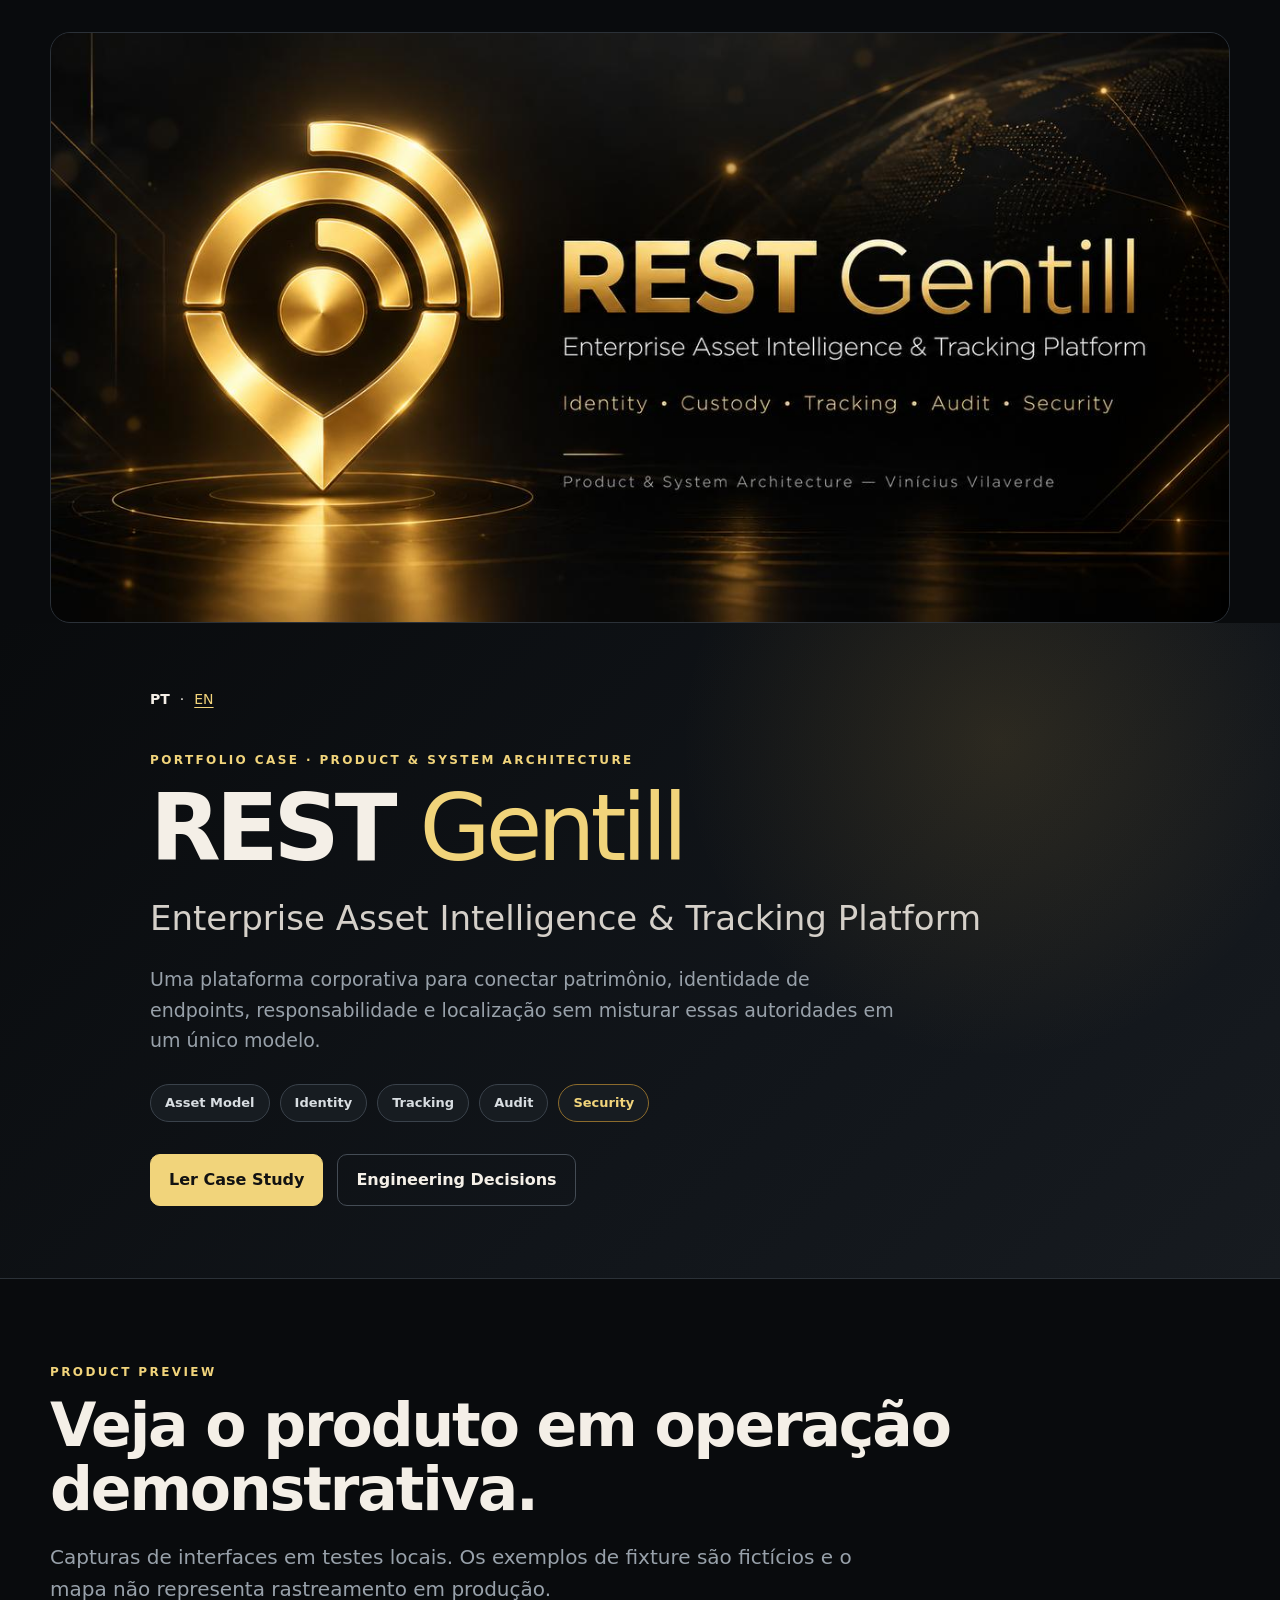
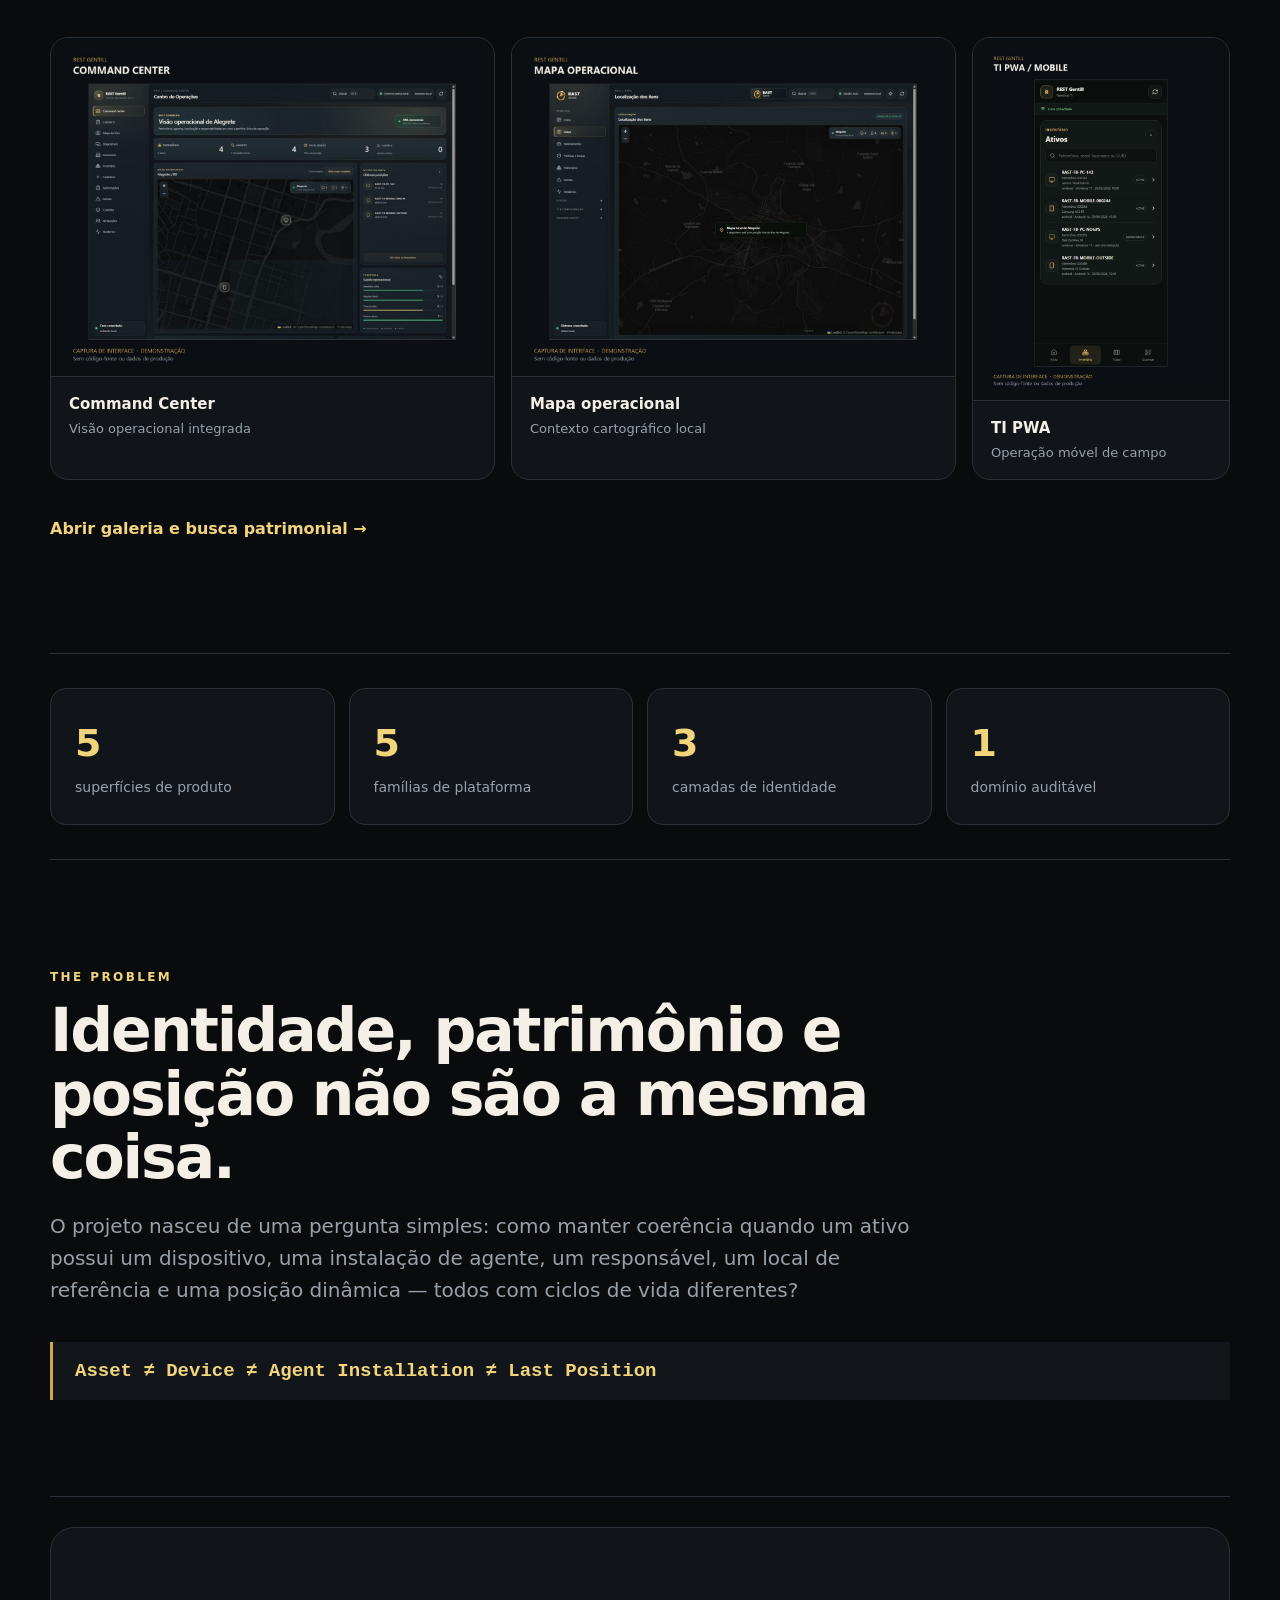
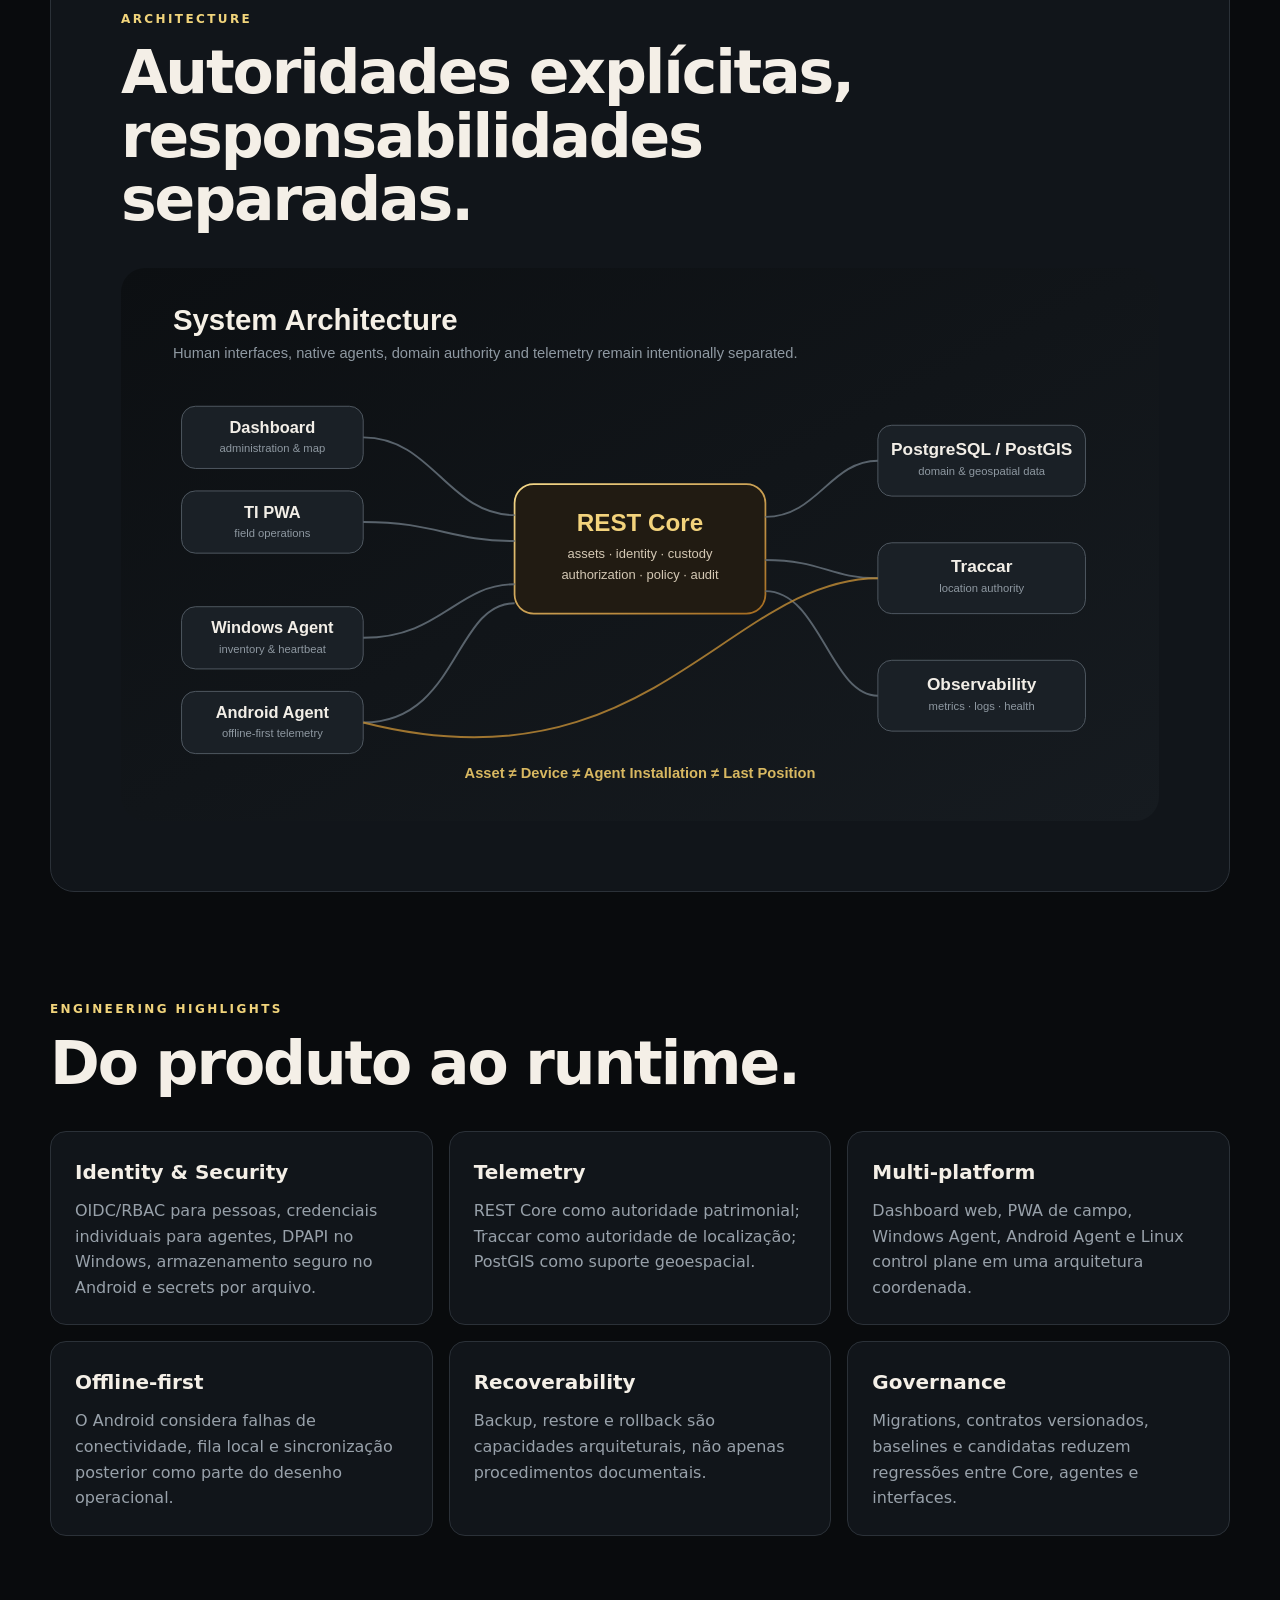
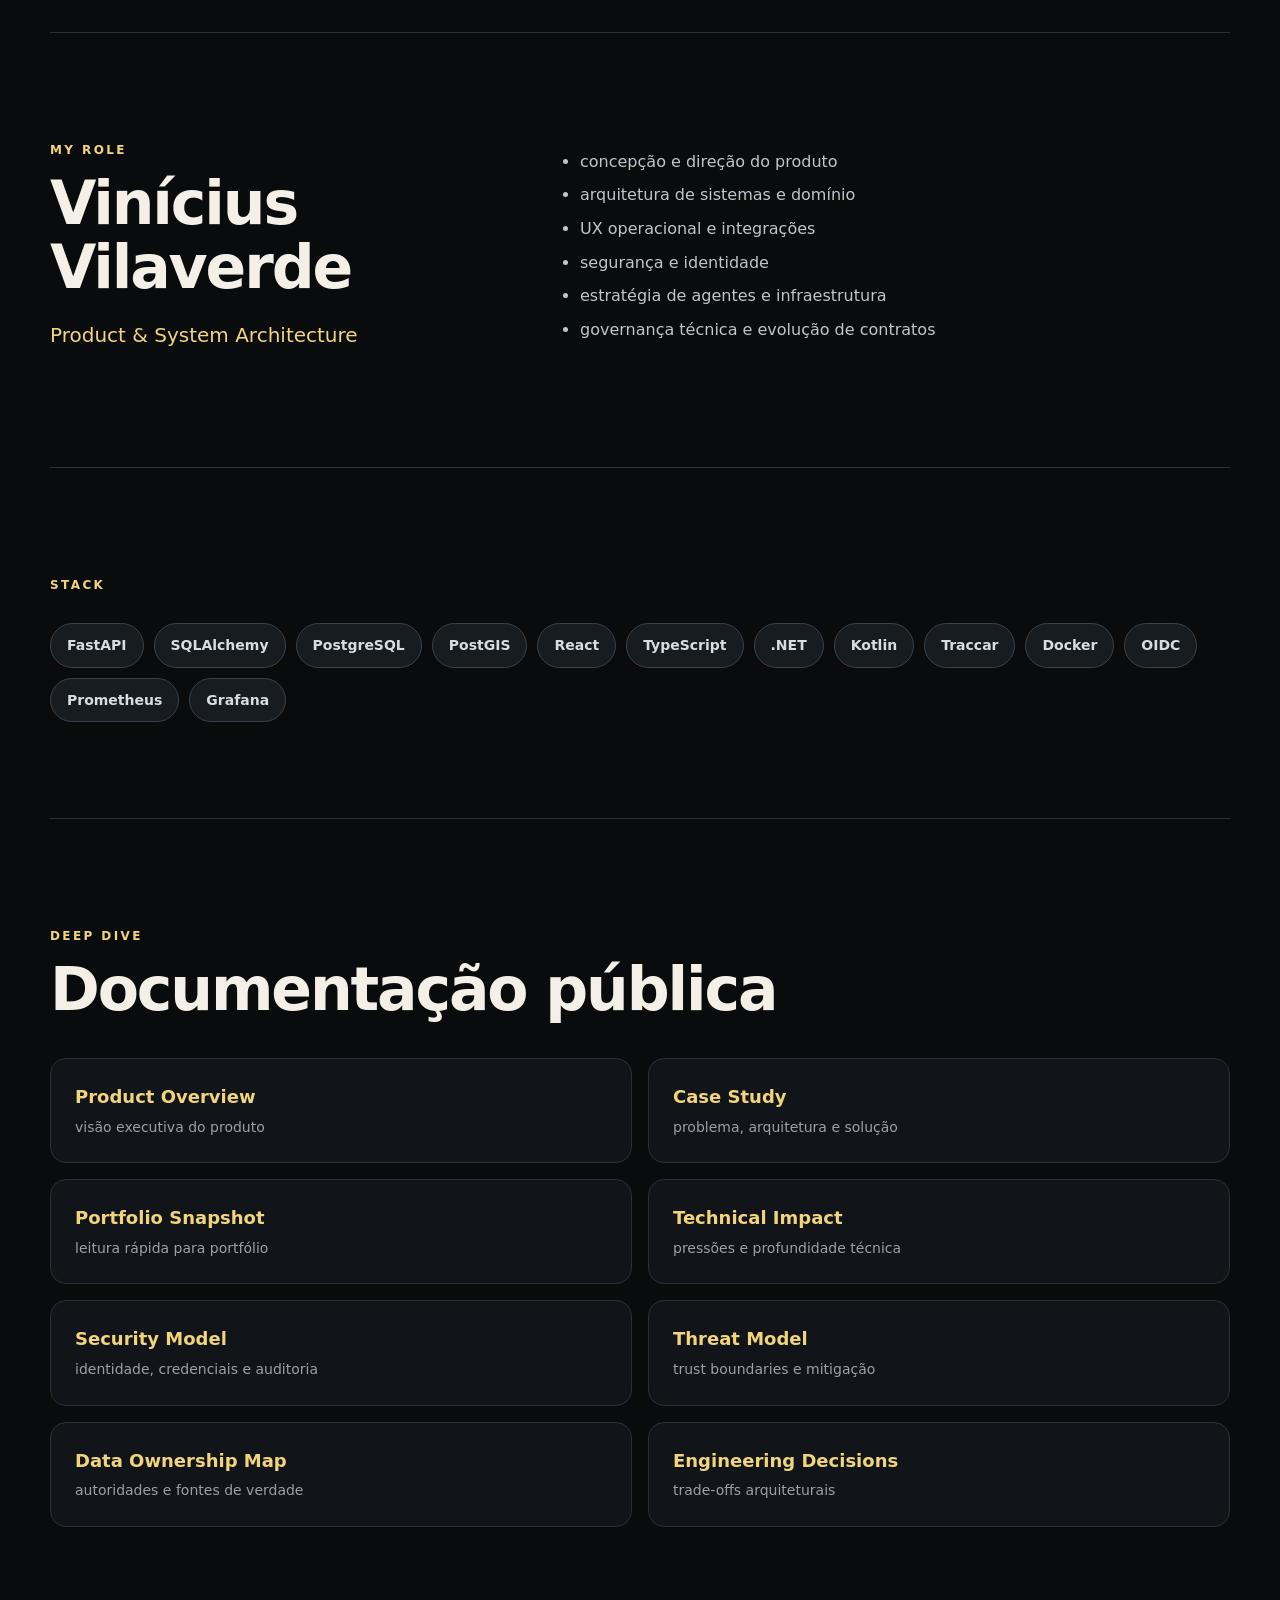
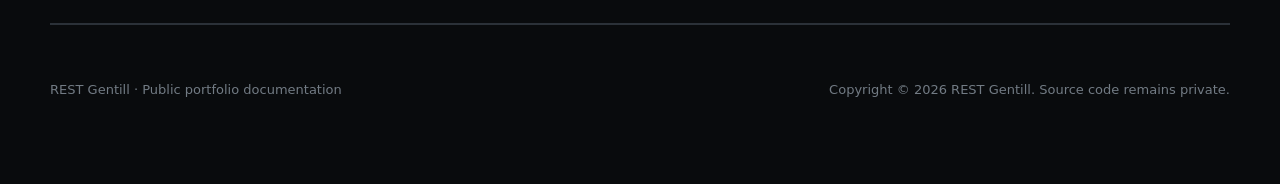
<file: docs/index.html>
<!doctype html>
<html lang="pt-BR">
<head>
  <meta charset="utf-8">
  <meta name="viewport" content="width=device-width,initial-scale=1">
  <title>REST Gentill — Enterprise Asset Intelligence & Tracking Platform</title>
  <meta name="description" content="Case de portfólio em arquitetura de produto, segurança, telemetria e sistemas multi-plataforma por Vinícius Vilaverde.">
  <meta property="og:title" content="REST Gentill — Portfolio Case">
  <meta property="og:description" content="Enterprise Asset Intelligence & Tracking Platform — Product & System Architecture by Vinícius Vilaverde.">
  <meta property="og:type" content="website">
  <meta property="og:url" content="https://viniciusvilaverd-22.github.io/GENTILL-RAST/">
  <meta property="og:image" content="https://viniciusvilaverd-22.github.io/GENTILL-RAST/public/assets/social-preview.jpg">
  <meta property="og:image:width" content="1280">
  <meta property="og:image:height" content="640">
  <meta name="twitter:card" content="summary_large_image">
  <meta name="twitter:title" content="REST Gentill — Portfolio Case">
  <meta name="twitter:description" content="Enterprise Asset Intelligence & Tracking Platform — Product & System Architecture by Vinícius Vilaverde.">
  <meta name="twitter:image" content="https://viniciusvilaverd-22.github.io/GENTILL-RAST/public/assets/social-preview.jpg">
  <meta name="theme-color" content="#0b0d10">
  <link rel="canonical" href="https://viniciusvilaverd-22.github.io/GENTILL-RAST/">
  <link rel="icon" href="./favicon.svg" type="image/svg+xml">
  <link rel="stylesheet" href="./portfolio.css">
  <script type="application/ld+json">
  {
    "@context": "https://schema.org",
    "@type": "CreativeWork",
    "name": "REST Gentill",
    "headline": "Enterprise Asset Intelligence & Tracking Platform",
    "description": "Portfolio case in product architecture, security, telemetry and multi-platform systems.",
    "creator": {
      "@type": "Person",
      "name": "Vinícius Vilaverde"
    },
    "url": "https://viniciusvilaverd-22.github.io/GENTILL-RAST/"
  }
  </script>
</head>
<body>
  <figure class="portfolio-cover"><img src="./public/assets/portfolio-hero-premium.jpg" width="1280" height="640" fetchpriority="high" alt="REST Gentill — premium portfolio cover with gold emblem, product title and architecture tagline"></figure>
  <header class="hero">
    <div class="hero-grid portfolio-hero-copy">
      <div>
        <div class="lang"><strong>PT</strong> · <a href="./en.html">EN</a></div>
        <p class="eyebrow">PORTFOLIO CASE · PRODUCT & SYSTEM ARCHITECTURE</p>
        <h1>REST <span>Gentill</span></h1>
        <p class="lead">Enterprise Asset Intelligence & Tracking Platform</p>
        <p class="summary">Uma plataforma corporativa para conectar patrimônio, identidade de endpoints, responsabilidade e localização sem misturar essas autoridades em um único modelo.</p>
        <div class="chips">
          <span>Asset Model</span><span>Identity</span><span>Tracking</span><span>Audit</span><span class="gold">Security</span>
        </div>
        <div class="actions">
          <a class="primary" href="https://github.com/viniciusvilaverd-22/GENTILL-RAST/blob/main/docs/public/CASE_STUDY.md">Ler Case Study</a>
          <a href="https://github.com/viniciusvilaverd-22/GENTILL-RAST/blob/main/docs/public/ENGINEERING_DECISIONS.md">Engineering Decisions</a>
        </div>
      </div>
</div>
  </header>

  <main>

    <section class="gallery-section" id="galeria">
      <p class="section-label">PRODUCT PREVIEW</p>
      <h2>Veja o produto em operação demonstrativa.</h2>
      <p class="wide">Capturas de interfaces em testes locais. Os exemplos de fixture são fictícios e o mapa não representa rastreamento em produção.</p>
      <div class="gallery-showcase">
        <figure class="gallery-tile"><a href="./gallery.html"><img src="./public/assets/gallery/01-command-center.jpg" loading="lazy" alt="Command Center com indicadores demonstrativos"></a><figcaption><strong>Command Center</strong><span>Visão operacional integrada</span></figcaption></figure>
        <figure class="gallery-tile"><a href="./gallery.html"><img src="./public/assets/gallery/03-mapa.jpg" loading="lazy" alt="Mapa operacional em testes locais"></a><figcaption><strong>Mapa operacional</strong><span>Contexto cartográfico local</span></figcaption></figure>
        <figure class="gallery-tile mobile"><a href="./gallery.html"><img src="./public/assets/gallery/04-pwa-mobile.jpg" loading="lazy" alt="PWA TI em demonstração com fixtures"></a><figcaption><strong>TI PWA</strong><span>Operação móvel de campo</span></figcaption></figure>
      </div>
      <p><a class="gallery-link" href="./gallery.html">Abrir galeria e busca patrimonial →</a></p>
    </section>
    <section class="metrics">
      <article><strong>5</strong><span>superfícies de produto</span></article>
      <article><strong>5</strong><span>famílias de plataforma</span></article>
      <article><strong>3</strong><span>camadas de identidade</span></article>
      <article><strong>1</strong><span>domínio auditável</span></article>
    </section>

    <section>
      <p class="section-label">THE PROBLEM</p>
      <h2>Identidade, patrimônio e posição não são a mesma coisa.</h2>
      <p class="wide">O projeto nasceu de uma pergunta simples: como manter coerência quando um ativo possui um dispositivo, uma instalação de agente, um responsável, um local de referência e uma posição dinâmica — todos com ciclos de vida diferentes?</p>
      <div class="principle">Asset ≠ Device ≠ Agent Installation ≠ Last Position</div>
    </section>

    <section class="dark-card">
      <p class="section-label">ARCHITECTURE</p>
      <h2>Autoridades explícitas, responsabilidades separadas.</h2>
      <img class="architecture" src="./public/assets/architecture-overview.svg" alt="Arquitetura conceitual do REST Gentill">
    </section>

    <section>
      <p class="section-label">ENGINEERING HIGHLIGHTS</p>
      <h2>Do produto ao runtime.</h2>
      <div class="grid three">
        <article>
          <h3>Identity & Security</h3>
          <p>OIDC/RBAC para pessoas, credenciais individuais para agentes, DPAPI no Windows, armazenamento seguro no Android e secrets por arquivo.</p>
        </article>
        <article>
          <h3>Telemetry</h3>
          <p>REST Core como autoridade patrimonial; Traccar como autoridade de localização; PostGIS como suporte geoespacial.</p>
        </article>
        <article>
          <h3>Multi-platform</h3>
          <p>Dashboard web, PWA de campo, Windows Agent, Android Agent e Linux control plane em uma arquitetura coordenada.</p>
        </article>
        <article>
          <h3>Offline-first</h3>
          <p>O Android considera falhas de conectividade, fila local e sincronização posterior como parte do desenho operacional.</p>
        </article>
        <article>
          <h3>Recoverability</h3>
          <p>Backup, restore e rollback são capacidades arquiteturais, não apenas procedimentos documentais.</p>
        </article>
        <article>
          <h3>Governance</h3>
          <p>Migrations, contratos versionados, baselines e candidatas reduzem regressões entre Core, agentes e interfaces.</p>
        </article>
      </div>
    </section>

    <section class="role">
      <div>
        <p class="section-label">MY ROLE</p>
        <h2>Vinícius Vilaverde</h2>
        <p class="role-title">Product & System Architecture</p>
      </div>
      <ul>
        <li>concepção e direção do produto</li>
        <li>arquitetura de sistemas e domínio</li>
        <li>UX operacional e integrações</li>
        <li>segurança e identidade</li>
        <li>estratégia de agentes e infraestrutura</li>
        <li>governança técnica e evolução de contratos</li>
      </ul>
    </section>

    <section>
      <p class="section-label">STACK</p>
      <div class="stack">
        <span>FastAPI</span><span>SQLAlchemy</span><span>PostgreSQL</span><span>PostGIS</span><span>React</span><span>TypeScript</span><span>.NET</span><span>Kotlin</span><span>Traccar</span><span>Docker</span><span>OIDC</span><span>Prometheus</span><span>Grafana</span>
      </div>
    </section>

    <section class="links">
      <p class="section-label">DEEP DIVE</p>
      <h2>Documentação pública</h2>
      <div class="grid two">
        <a href="https://github.com/viniciusvilaverd-22/GENTILL-RAST/blob/main/docs/public/PRODUCT_OVERVIEW.md"><strong>Product Overview</strong><span>visão executiva do produto</span></a>
        <a href="https://github.com/viniciusvilaverd-22/GENTILL-RAST/blob/main/docs/public/CASE_STUDY.md"><strong>Case Study</strong><span>problema, arquitetura e solução</span></a>
        <a href="https://github.com/viniciusvilaverd-22/GENTILL-RAST/blob/main/docs/public/PORTFOLIO_SNAPSHOT.md"><strong>Portfolio Snapshot</strong><span>leitura rápida para portfólio</span></a>
        <a href="https://github.com/viniciusvilaverd-22/GENTILL-RAST/blob/main/docs/public/TECHNICAL_IMPACT.md"><strong>Technical Impact</strong><span>pressões e profundidade técnica</span></a>
        <a href="https://github.com/viniciusvilaverd-22/GENTILL-RAST/blob/main/docs/public/SECURITY_MODEL.md"><strong>Security Model</strong><span>identidade, credenciais e auditoria</span></a>
        <a href="https://github.com/viniciusvilaverd-22/GENTILL-RAST/blob/main/docs/public/THREAT_MODEL.md"><strong>Threat Model</strong><span>trust boundaries e mitigação</span></a>
        <a href="https://github.com/viniciusvilaverd-22/GENTILL-RAST/blob/main/docs/public/DATA_OWNERSHIP.md"><strong>Data Ownership Map</strong><span>autoridades e fontes de verdade</span></a>
        <a href="https://github.com/viniciusvilaverd-22/GENTILL-RAST/blob/main/docs/public/ENGINEERING_DECISIONS.md"><strong>Engineering Decisions</strong><span>trade-offs arquiteturais</span></a>
      </div>
    </section>
  </main>

  <footer>
    <p>REST Gentill · Public portfolio documentation</p>
    <p>Copyright © 2026 REST Gentill. Source code remains private.</p>
  </footer>
</body>
</html>
</file>
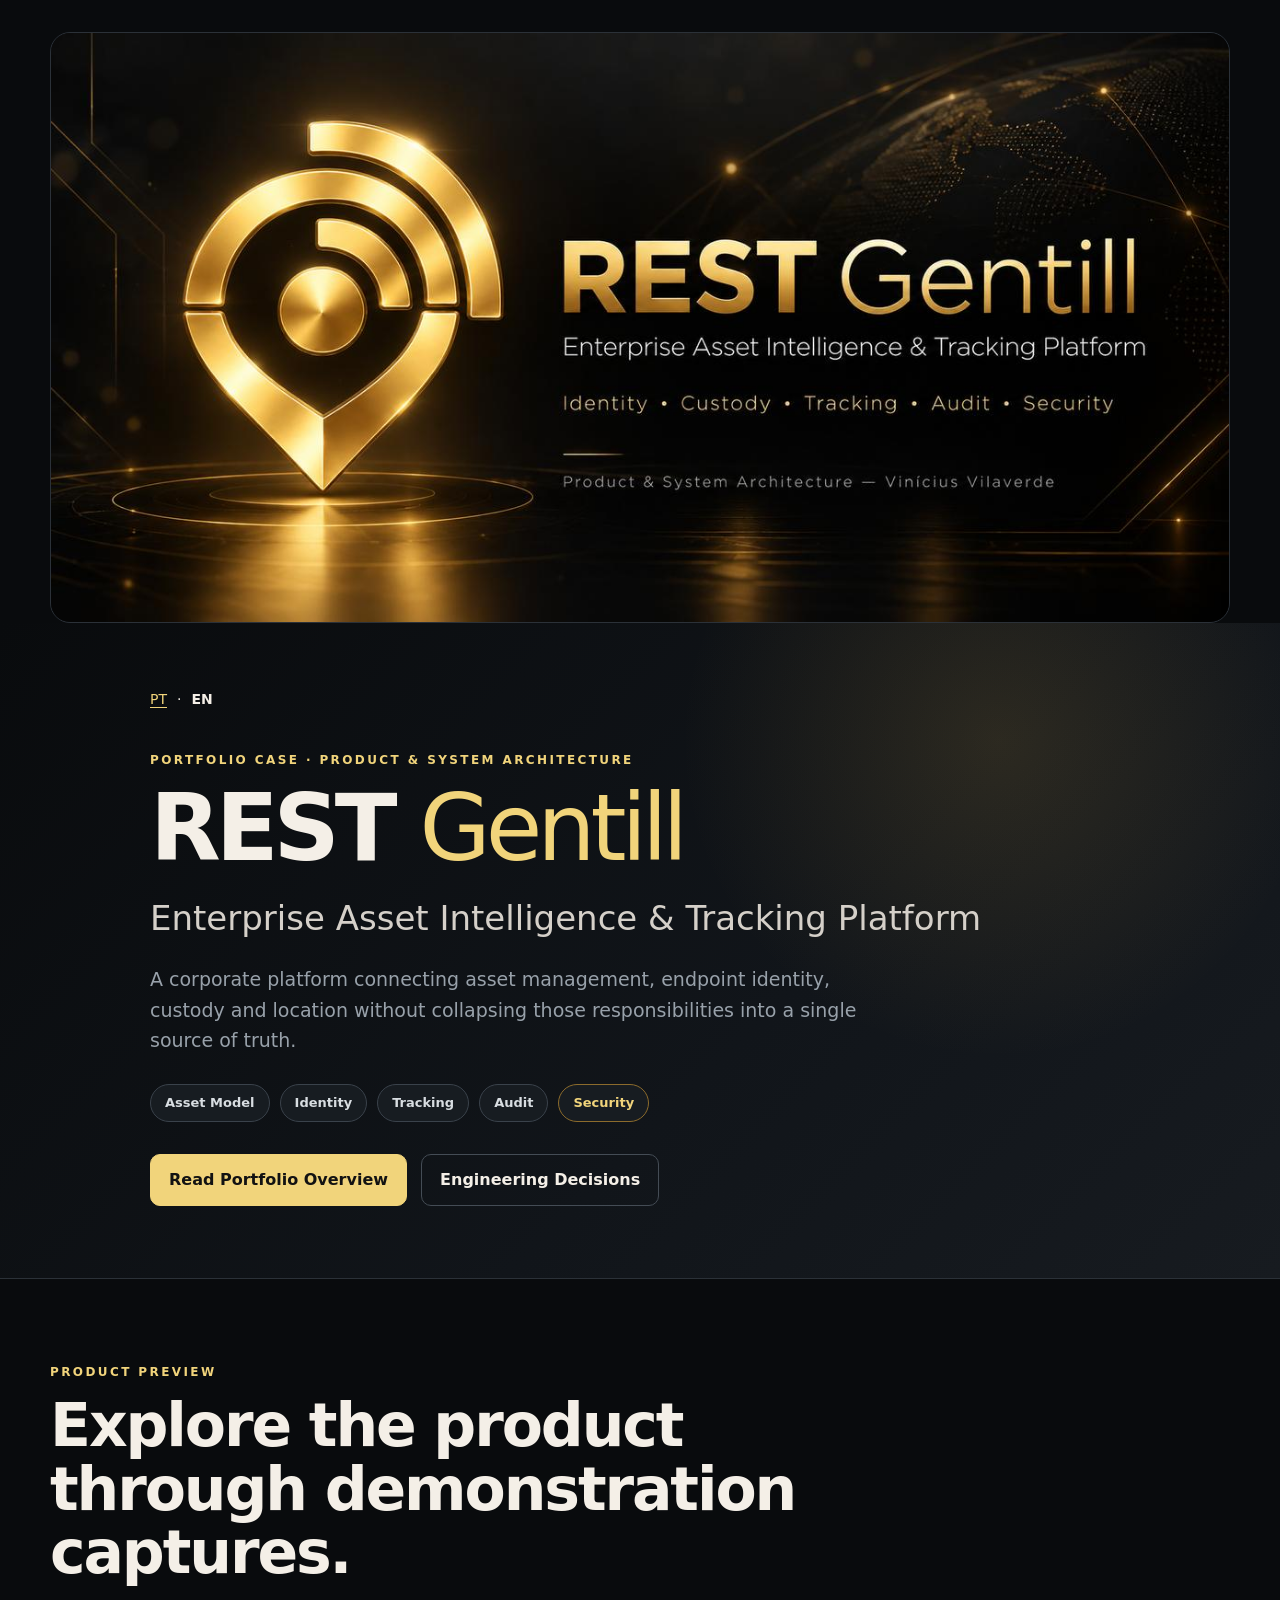
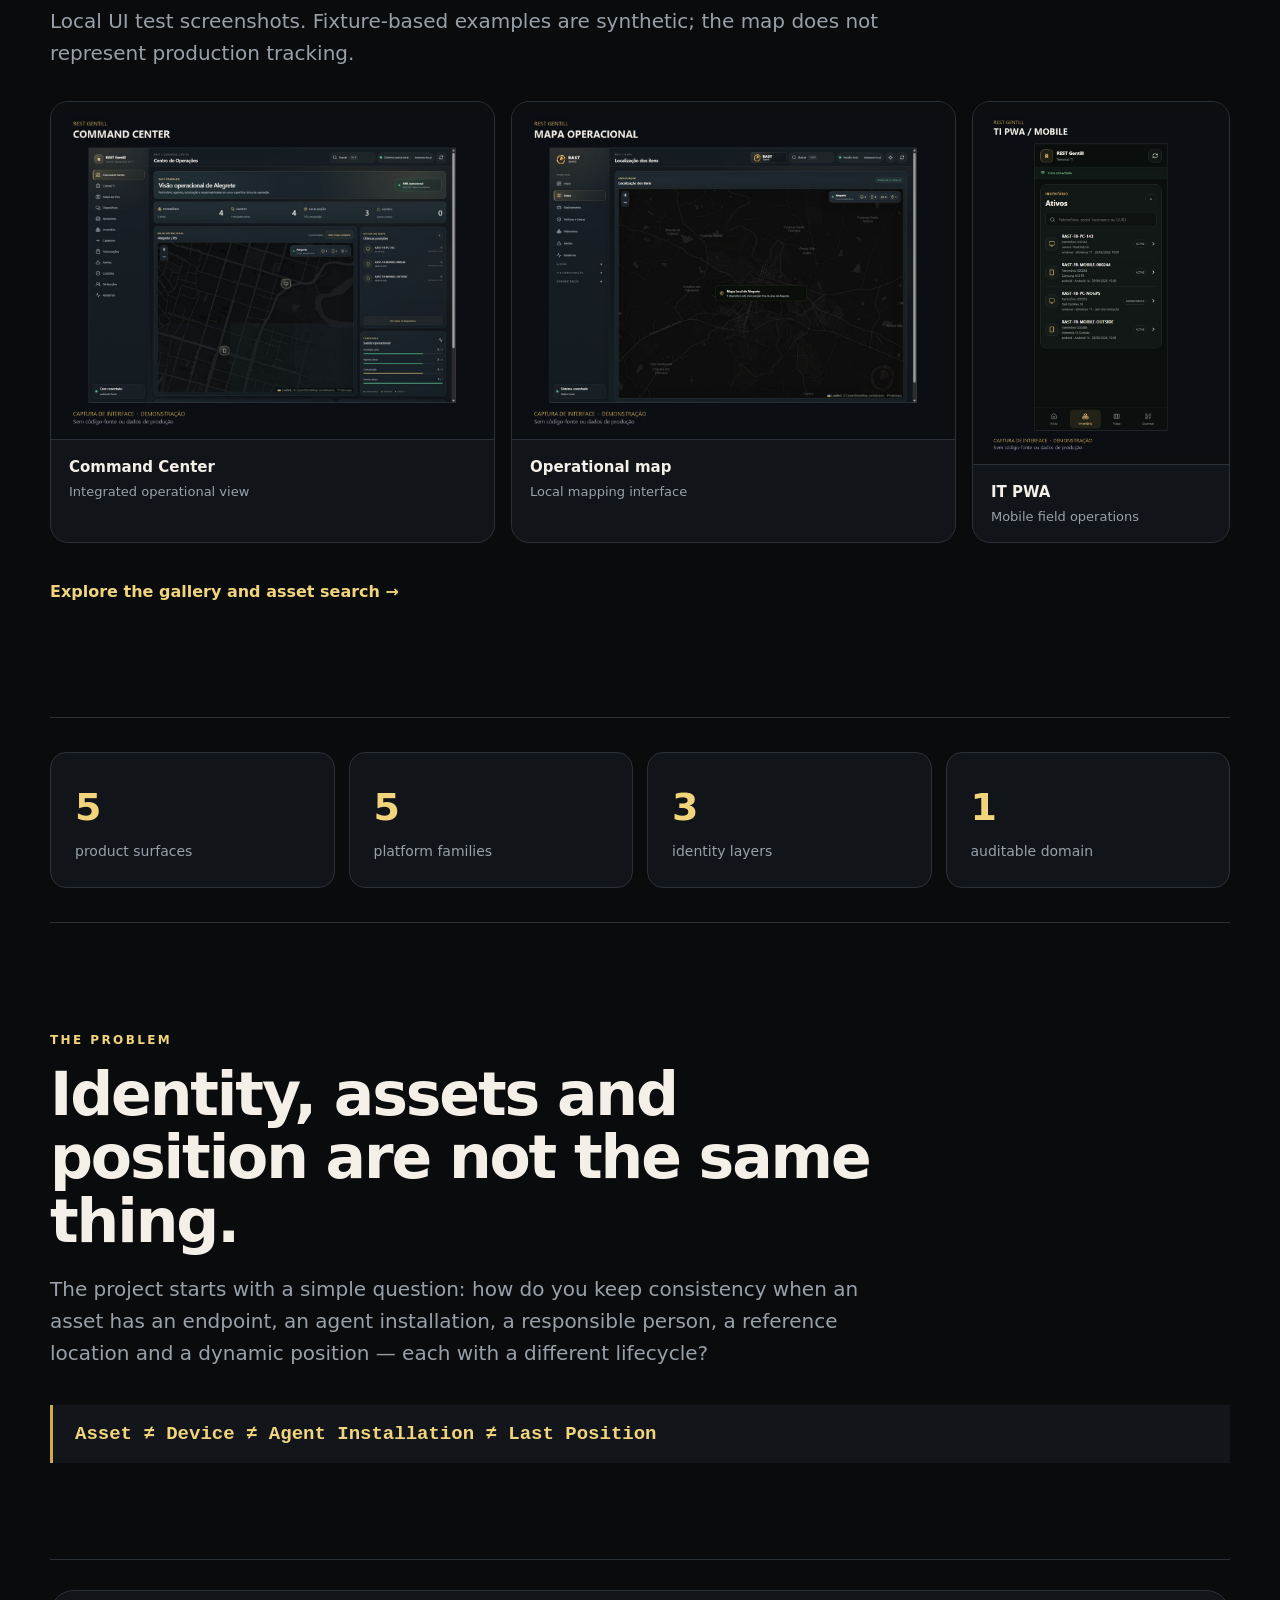
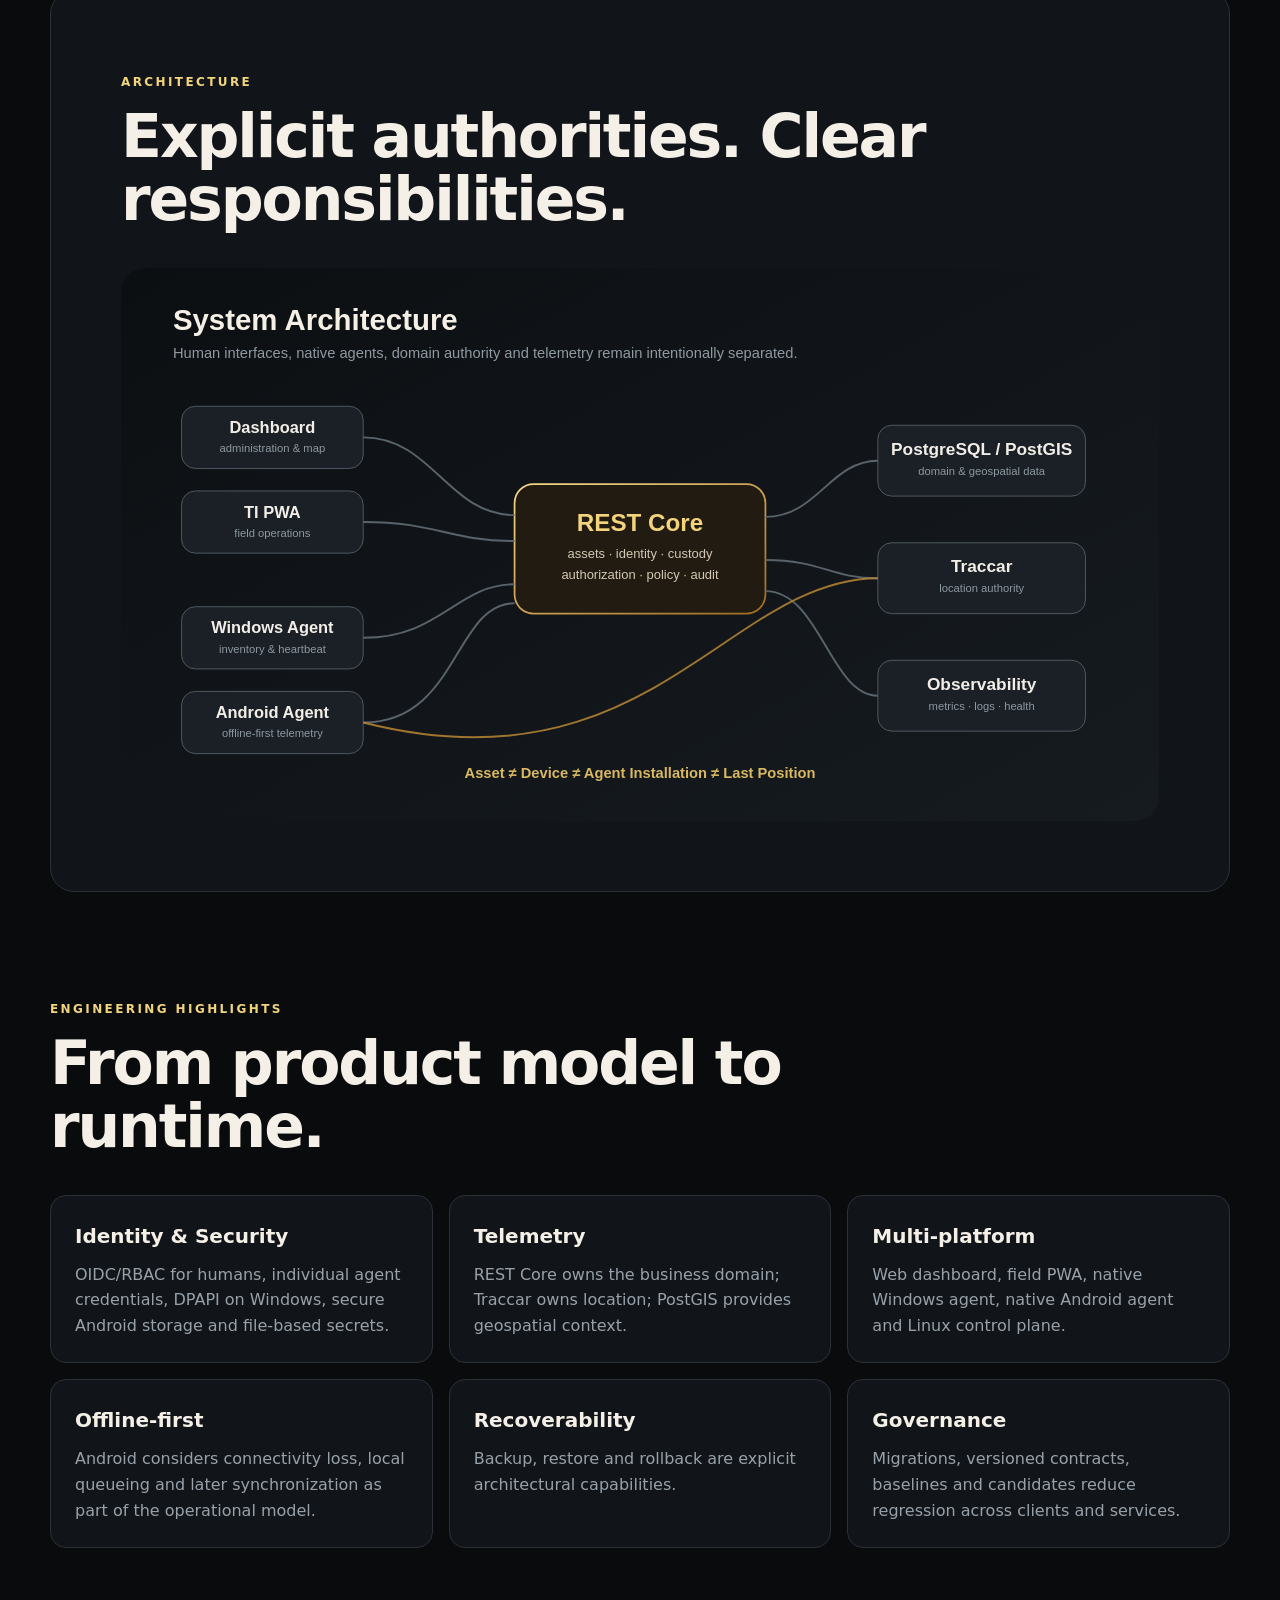
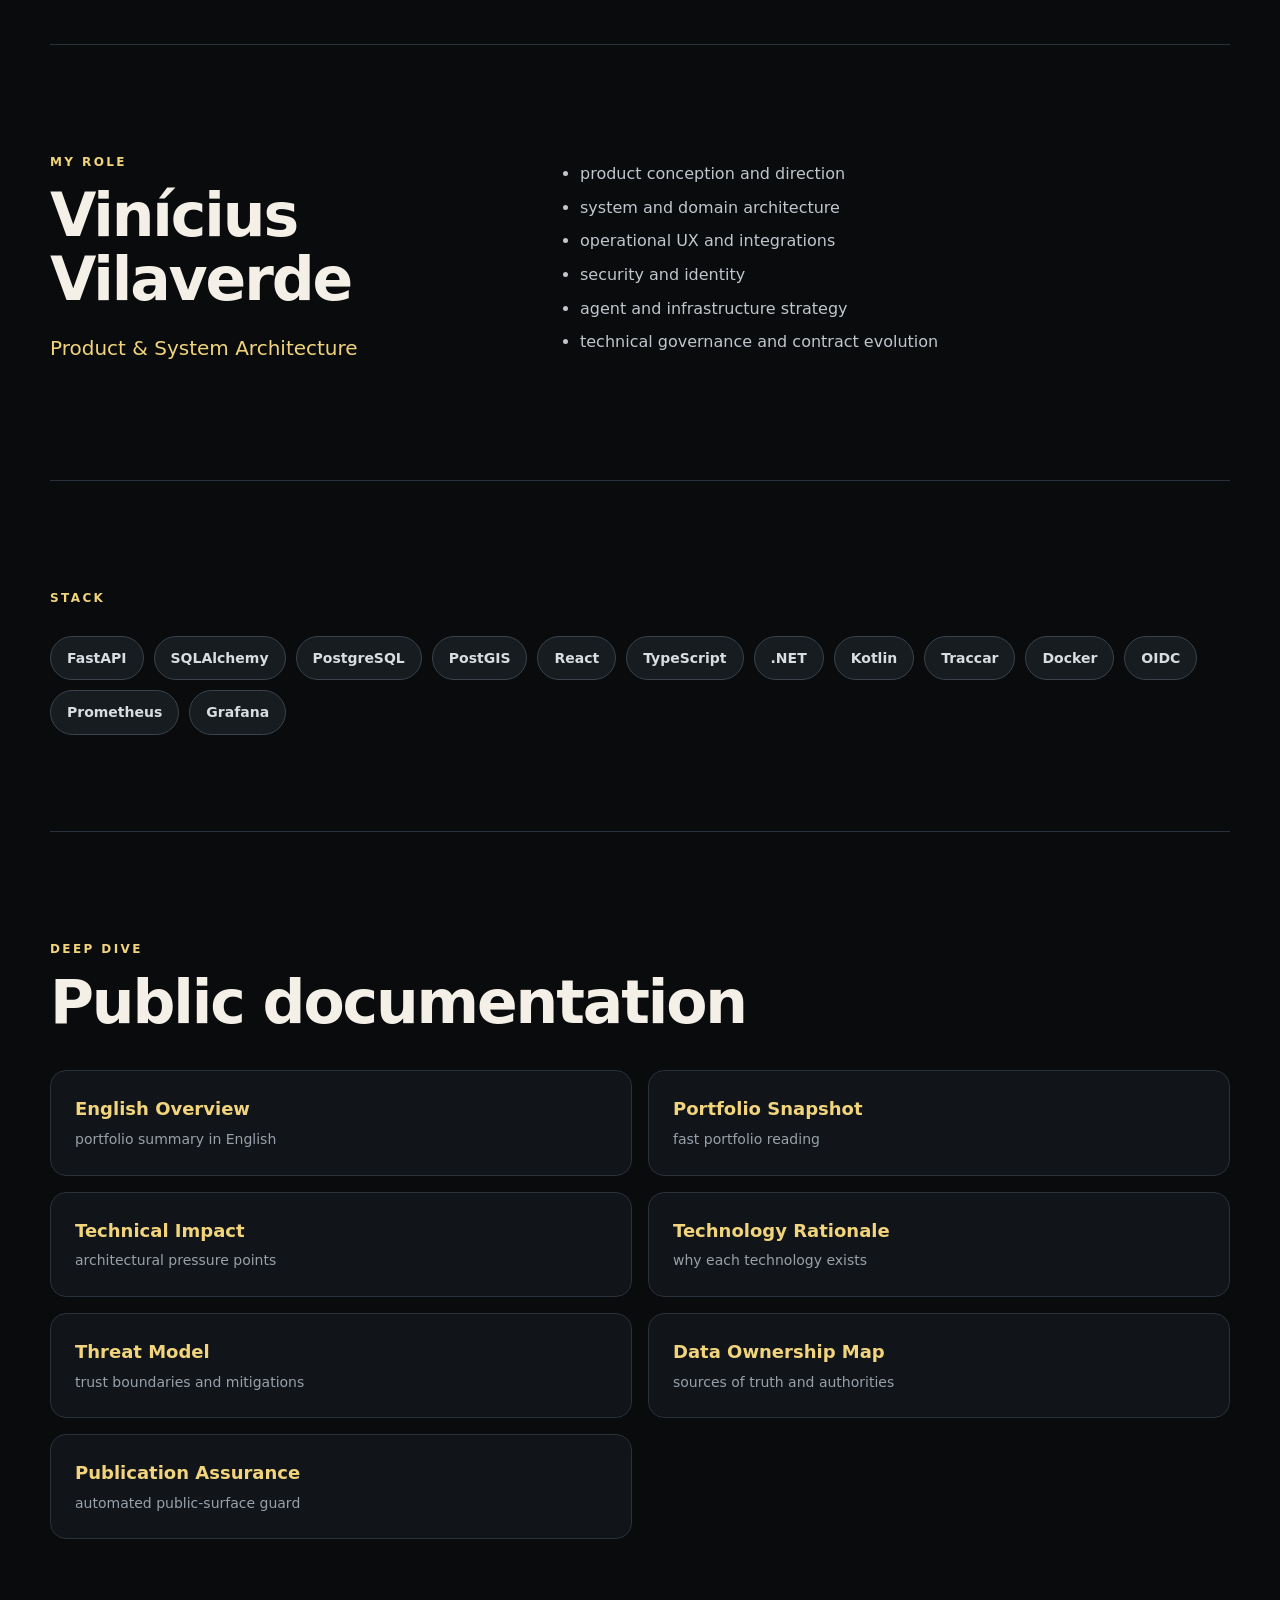
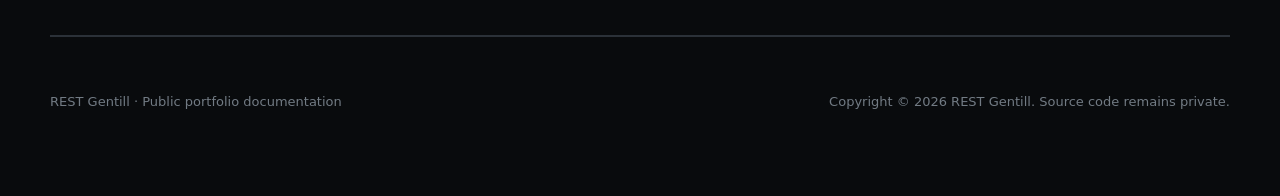
<file: docs/en.html>
<!doctype html>
<html lang="en">
<head>
  <meta charset="utf-8">
  <meta name="viewport" content="width=device-width,initial-scale=1">
  <title>REST Gentill — Enterprise Asset Intelligence & Tracking Platform</title>
  <meta name="description" content="Portfolio case in product architecture, security, telemetry and multi-platform systems by Vinícius Vilaverde.">
  <meta property="og:title" content="REST Gentill — Portfolio Case">
  <meta property="og:description" content="Enterprise Asset Intelligence & Tracking Platform — Product & System Architecture by Vinícius Vilaverde.">
  <meta property="og:type" content="website">
  <meta property="og:url" content="https://viniciusvilaverd-22.github.io/GENTILL-RAST/en.html">
  <meta property="og:image" content="https://viniciusvilaverd-22.github.io/GENTILL-RAST/public/assets/social-preview.jpg">
  <meta name="twitter:card" content="summary_large_image">
  <meta name="theme-color" content="#0b0d10">
  <link rel="canonical" href="https://viniciusvilaverd-22.github.io/GENTILL-RAST/en.html">
  <link rel="icon" href="./favicon.svg" type="image/svg+xml">
  <link rel="stylesheet" href="./portfolio.css">
</head>
<body>
  <figure class="portfolio-cover"><img src="./public/assets/portfolio-hero-premium.jpg" width="1280" height="640" fetchpriority="high" alt="REST Gentill premium cover — gold emblem and platform branding"></figure>
  <header class="hero">
    <div class="hero-grid portfolio-hero-copy">
      <div>
        <div class="lang"><a href="./index.html">PT</a> · <strong>EN</strong></div>
        <p class="eyebrow">PORTFOLIO CASE · PRODUCT & SYSTEM ARCHITECTURE</p>
        <h1>REST <span>Gentill</span></h1>
        <p class="lead">Enterprise Asset Intelligence & Tracking Platform</p>
        <p class="summary">A corporate platform connecting asset management, endpoint identity, custody and location without collapsing those responsibilities into a single source of truth.</p>
        <div class="chips">
          <span>Asset Model</span><span>Identity</span><span>Tracking</span><span>Audit</span><span class="gold">Security</span>
        </div>
        <div class="actions">
          <a class="primary" href="https://github.com/viniciusvilaverd-22/GENTILL-RAST/blob/main/README.en.md">Read Portfolio Overview</a>
          <a href="https://github.com/viniciusvilaverd-22/GENTILL-RAST/blob/main/docs/public/ENGINEERING_DECISIONS.md">Engineering Decisions</a>
        </div>
      </div>
</div>
  </header>

  <main>

    <section class="gallery-section" id="gallery">
      <p class="section-label">PRODUCT PREVIEW</p>
      <h2>Explore the product through demonstration captures.</h2>
      <p class="wide">Local UI test screenshots. Fixture-based examples are synthetic; the map does not represent production tracking.</p>
      <div class="gallery-showcase">
        <figure class="gallery-tile"><a href="./gallery.en.html"><img src="./public/assets/gallery/01-command-center.jpg" loading="lazy" alt="REST Gentill demonstration Command Center"></a><figcaption><strong>Command Center</strong><span>Integrated operational view</span></figcaption></figure>
        <figure class="gallery-tile"><a href="./gallery.en.html"><img src="./public/assets/gallery/03-mapa.jpg" loading="lazy" alt="REST Gentill map in local QA"></a><figcaption><strong>Operational map</strong><span>Local mapping interface</span></figcaption></figure>
        <figure class="gallery-tile mobile"><a href="./gallery.en.html"><img src="./public/assets/gallery/04-pwa-mobile.jpg" loading="lazy" alt="REST Gentill IT PWA with fixture data"></a><figcaption><strong>IT PWA</strong><span>Mobile field operations</span></figcaption></figure>
      </div>
      <p><a class="gallery-link" href="./gallery.en.html">Explore the gallery and asset search →</a></p>
    </section>
    <section class="metrics">
      <article><strong>5</strong><span>product surfaces</span></article>
      <article><strong>5</strong><span>platform families</span></article>
      <article><strong>3</strong><span>identity layers</span></article>
      <article><strong>1</strong><span>auditable domain</span></article>
    </section>

    <section>
      <p class="section-label">THE PROBLEM</p>
      <h2>Identity, assets and position are not the same thing.</h2>
      <p class="wide">The project starts with a simple question: how do you keep consistency when an asset has an endpoint, an agent installation, a responsible person, a reference location and a dynamic position — each with a different lifecycle?</p>
      <div class="principle">Asset ≠ Device ≠ Agent Installation ≠ Last Position</div>
    </section>

    <section class="dark-card">
      <p class="section-label">ARCHITECTURE</p>
      <h2>Explicit authorities. Clear responsibilities.</h2>
      <img class="architecture" src="./public/assets/architecture-overview.svg" alt="REST Gentill conceptual architecture">
    </section>

    <section>
      <p class="section-label">ENGINEERING HIGHLIGHTS</p>
      <h2>From product model to runtime.</h2>
      <div class="grid three">
        <article><h3>Identity & Security</h3><p>OIDC/RBAC for humans, individual agent credentials, DPAPI on Windows, secure Android storage and file-based secrets.</p></article>
        <article><h3>Telemetry</h3><p>REST Core owns the business domain; Traccar owns location; PostGIS provides geospatial context.</p></article>
        <article><h3>Multi-platform</h3><p>Web dashboard, field PWA, native Windows agent, native Android agent and Linux control plane.</p></article>
        <article><h3>Offline-first</h3><p>Android considers connectivity loss, local queueing and later synchronization as part of the operational model.</p></article>
        <article><h3>Recoverability</h3><p>Backup, restore and rollback are explicit architectural capabilities.</p></article>
        <article><h3>Governance</h3><p>Migrations, versioned contracts, baselines and candidates reduce regression across clients and services.</p></article>
      </div>
    </section>

    <section class="role">
      <div>
        <p class="section-label">MY ROLE</p>
        <h2>Vinícius Vilaverde</h2>
        <p class="role-title">Product & System Architecture</p>
      </div>
      <ul>
        <li>product conception and direction</li>
        <li>system and domain architecture</li>
        <li>operational UX and integrations</li>
        <li>security and identity</li>
        <li>agent and infrastructure strategy</li>
        <li>technical governance and contract evolution</li>
      </ul>
    </section>

    <section>
      <p class="section-label">STACK</p>
      <div class="stack">
        <span>FastAPI</span><span>SQLAlchemy</span><span>PostgreSQL</span><span>PostGIS</span><span>React</span><span>TypeScript</span><span>.NET</span><span>Kotlin</span><span>Traccar</span><span>Docker</span><span>OIDC</span><span>Prometheus</span><span>Grafana</span>
      </div>
    </section>

    <section class="links">
      <p class="section-label">DEEP DIVE</p>
      <h2>Public documentation</h2>
      <div class="grid two">
        <a href="https://github.com/viniciusvilaverd-22/GENTILL-RAST/blob/main/README.en.md"><strong>English Overview</strong><span>portfolio summary in English</span></a>
        <a href="https://github.com/viniciusvilaverd-22/GENTILL-RAST/blob/main/docs/public/PORTFOLIO_SNAPSHOT.md"><strong>Portfolio Snapshot</strong><span>fast portfolio reading</span></a>
        <a href="https://github.com/viniciusvilaverd-22/GENTILL-RAST/blob/main/docs/public/TECHNICAL_IMPACT.md"><strong>Technical Impact</strong><span>architectural pressure points</span></a>
        <a href="https://github.com/viniciusvilaverd-22/GENTILL-RAST/blob/main/docs/public/TECHNOLOGY_RATIONALE.md"><strong>Technology Rationale</strong><span>why each technology exists</span></a>
        <a href="https://github.com/viniciusvilaverd-22/GENTILL-RAST/blob/main/docs/public/THREAT_MODEL.md"><strong>Threat Model</strong><span>trust boundaries and mitigations</span></a>
        <a href="https://github.com/viniciusvilaverd-22/GENTILL-RAST/blob/main/docs/public/DATA_OWNERSHIP.md"><strong>Data Ownership Map</strong><span>sources of truth and authorities</span></a>
        <a href="https://github.com/viniciusvilaverd-22/GENTILL-RAST/blob/main/docs/public/PUBLICATION_ASSURANCE.md"><strong>Publication Assurance</strong><span>automated public-surface guard</span></a>
      </div>
    </section>
  </main>

  <footer>
    <p>REST Gentill · Public portfolio documentation</p>
    <p>Copyright © 2026 REST Gentill. Source code remains private.</p>
  </footer>
</body>
</html>
</file>
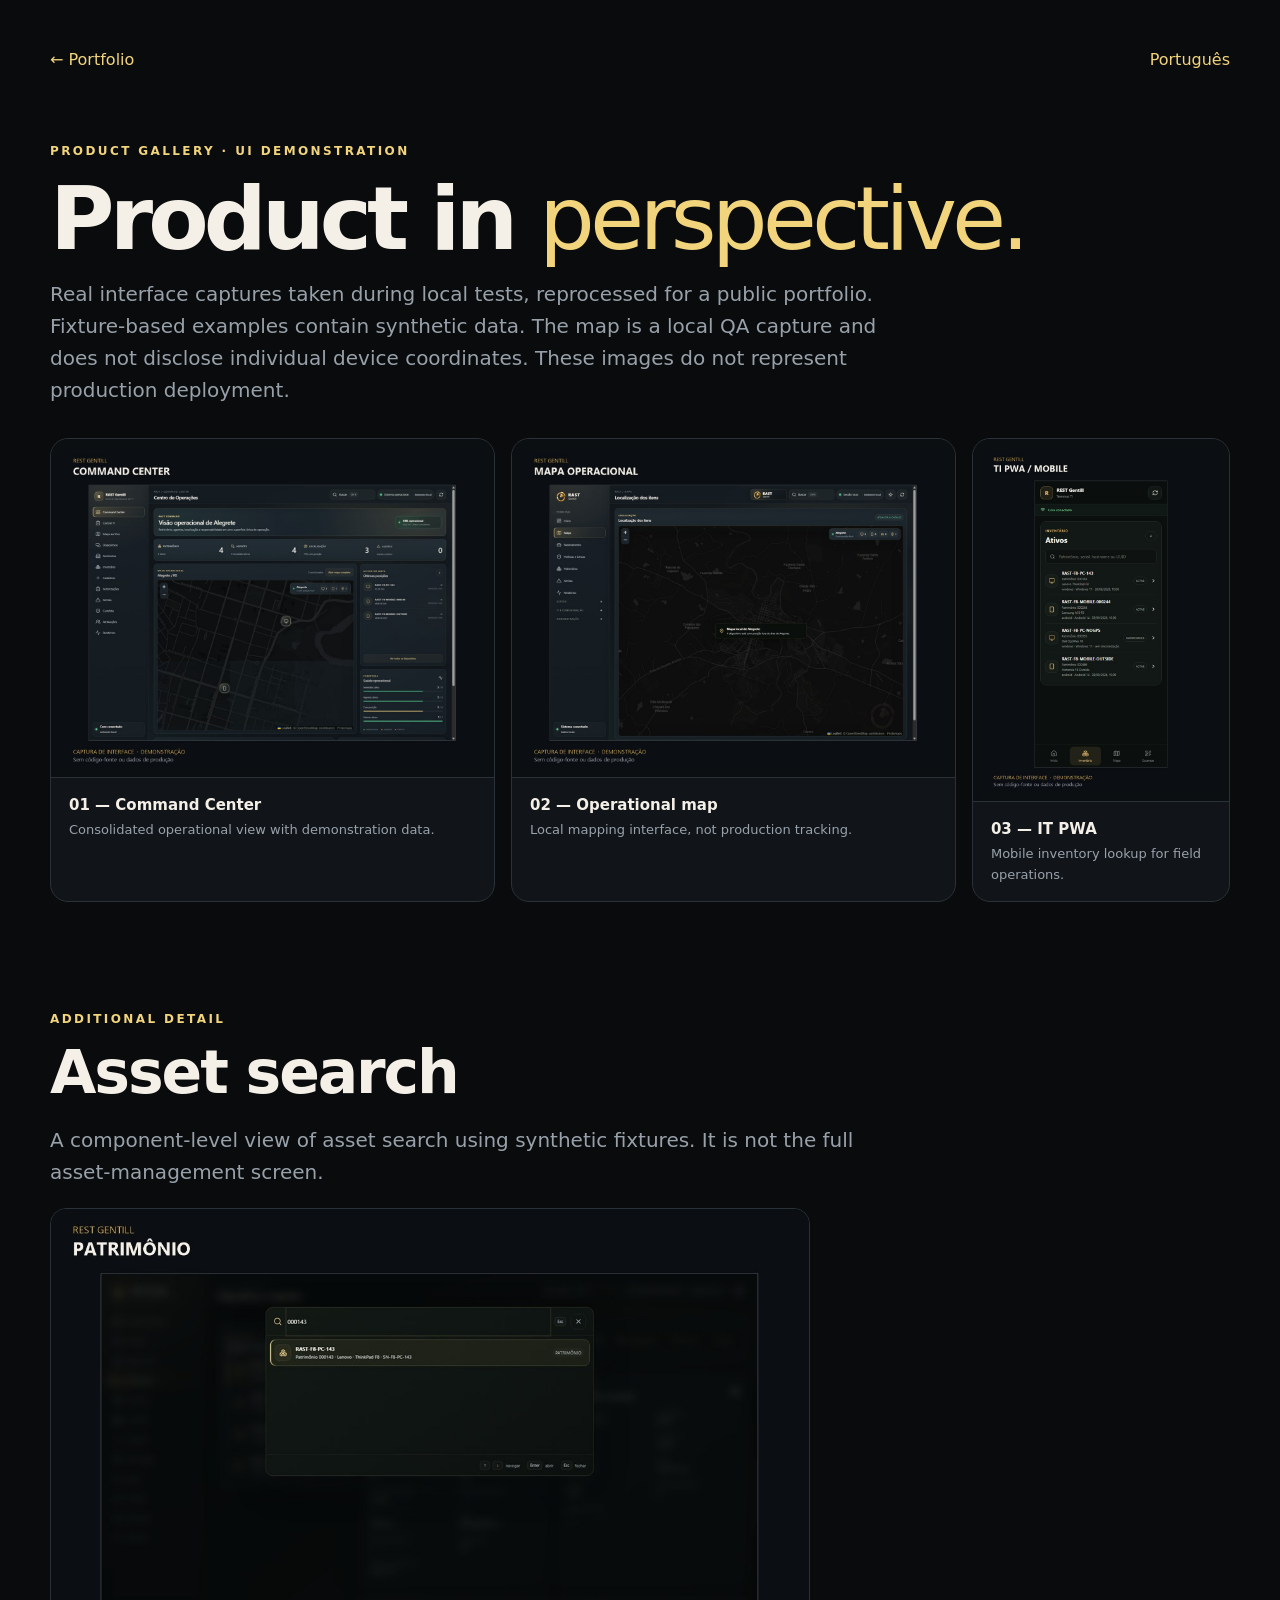
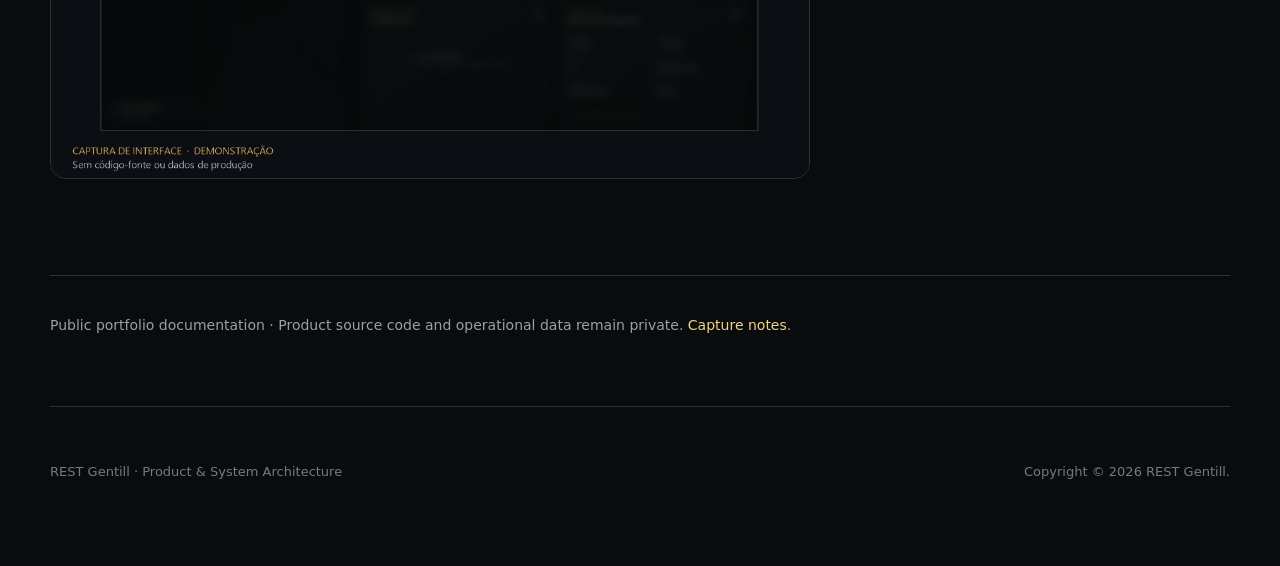
<file: docs/gallery.en.html>
<!doctype html>
<html lang="en">
<head>
<meta charset="utf-8"><meta name="viewport" content="width=device-width,initial-scale=1">
<meta name="theme-color" content="#0b0d10">
<meta name="description" content="REST Gentill public product gallery: Command Center, operational map, IT PWA and asset search. Demonstration captures, not production telemetry.">
<meta property="og:title" content="REST Gentill — Product Gallery">
<meta property="og:type" content="website">
<meta property="og:url" content="https://viniciusvilaverd-22.github.io/GENTILL-RAST/gallery.en.html">
<meta property="og:image" content="https://viniciusvilaverd-22.github.io/GENTILL-RAST/public/assets/social-preview.jpg">
<title>REST Gentill — Product Gallery</title>
<link rel="canonical" href="https://viniciusvilaverd-22.github.io/GENTILL-RAST/gallery.en.html">
<link rel="icon" href="./favicon.svg" type="image/svg+xml">
<link rel="stylesheet" href="./portfolio.css">
</head>
<body>
<main class="gallery-page">
<nav class="gallery-nav"><a href="./en.html">← Portfolio</a><a href="./gallery.html" lang="pt-BR">Português</a></nav>
<p class="section-label">PRODUCT GALLERY · UI DEMONSTRATION</p>
<h1>Product in <span>perspective.</span></h1>
<p class="wide">Real interface captures taken during local tests, reprocessed for a public portfolio. Fixture-based examples contain synthetic data. The map is a local QA capture and does not disclose individual device coordinates. These images do not represent production deployment.</p>
<div class="gallery-showcase">
<figure class="gallery-tile"><a href="./public/assets/gallery/01-command-center.jpg"><img src="./public/assets/gallery/01-command-center.jpg" alt="REST Gentill Command Center showing demonstration asset, agent and operational indicators" loading="lazy"></a><figcaption><strong>01 — Command Center</strong><span>Consolidated operational view with demonstration data.</span></figcaption></figure>
<figure class="gallery-tile"><a href="./public/assets/gallery/03-mapa.jpg"><img src="./public/assets/gallery/03-mapa.jpg" alt="REST Gentill operational map in a local QA environment" loading="lazy"></a><figcaption><strong>02 — Operational map</strong><span>Local mapping interface, not production tracking.</span></figcaption></figure>
<figure class="gallery-tile mobile"><a href="./public/assets/gallery/04-pwa-mobile.jpg"><img src="./public/assets/gallery/04-pwa-mobile.jpg" alt="REST Gentill IT PWA showing demonstration device inventory" loading="lazy"></a><figcaption><strong>03 — IT PWA</strong><span>Mobile inventory lookup for field operations.</span></figcaption></figure>
</div>
<section class="gallery-extra"><p class="section-label">ADDITIONAL DETAIL</p><h2>Asset search</h2>
<p class="wide">A component-level view of asset search using synthetic fixtures. It is not the full asset-management screen.</p>
<a href="./public/assets/gallery/02-patrimonio.jpg"><img src="./public/assets/gallery/02-patrimonio.jpg" alt="Demonstration asset-search UI component" loading="lazy"></a></section>
<p class="gallery-note">Public portfolio documentation · Product source code and operational data remain private. <a href="https://github.com/viniciusvilaverd-22/GENTILL-RAST/blob/main/docs/public/GALLERY.md">Capture notes</a>.</p>
</main><footer><p>REST Gentill · Product &amp; System Architecture</p><p>Copyright © 2026 REST Gentill.</p></footer>
</body></html>
</file>
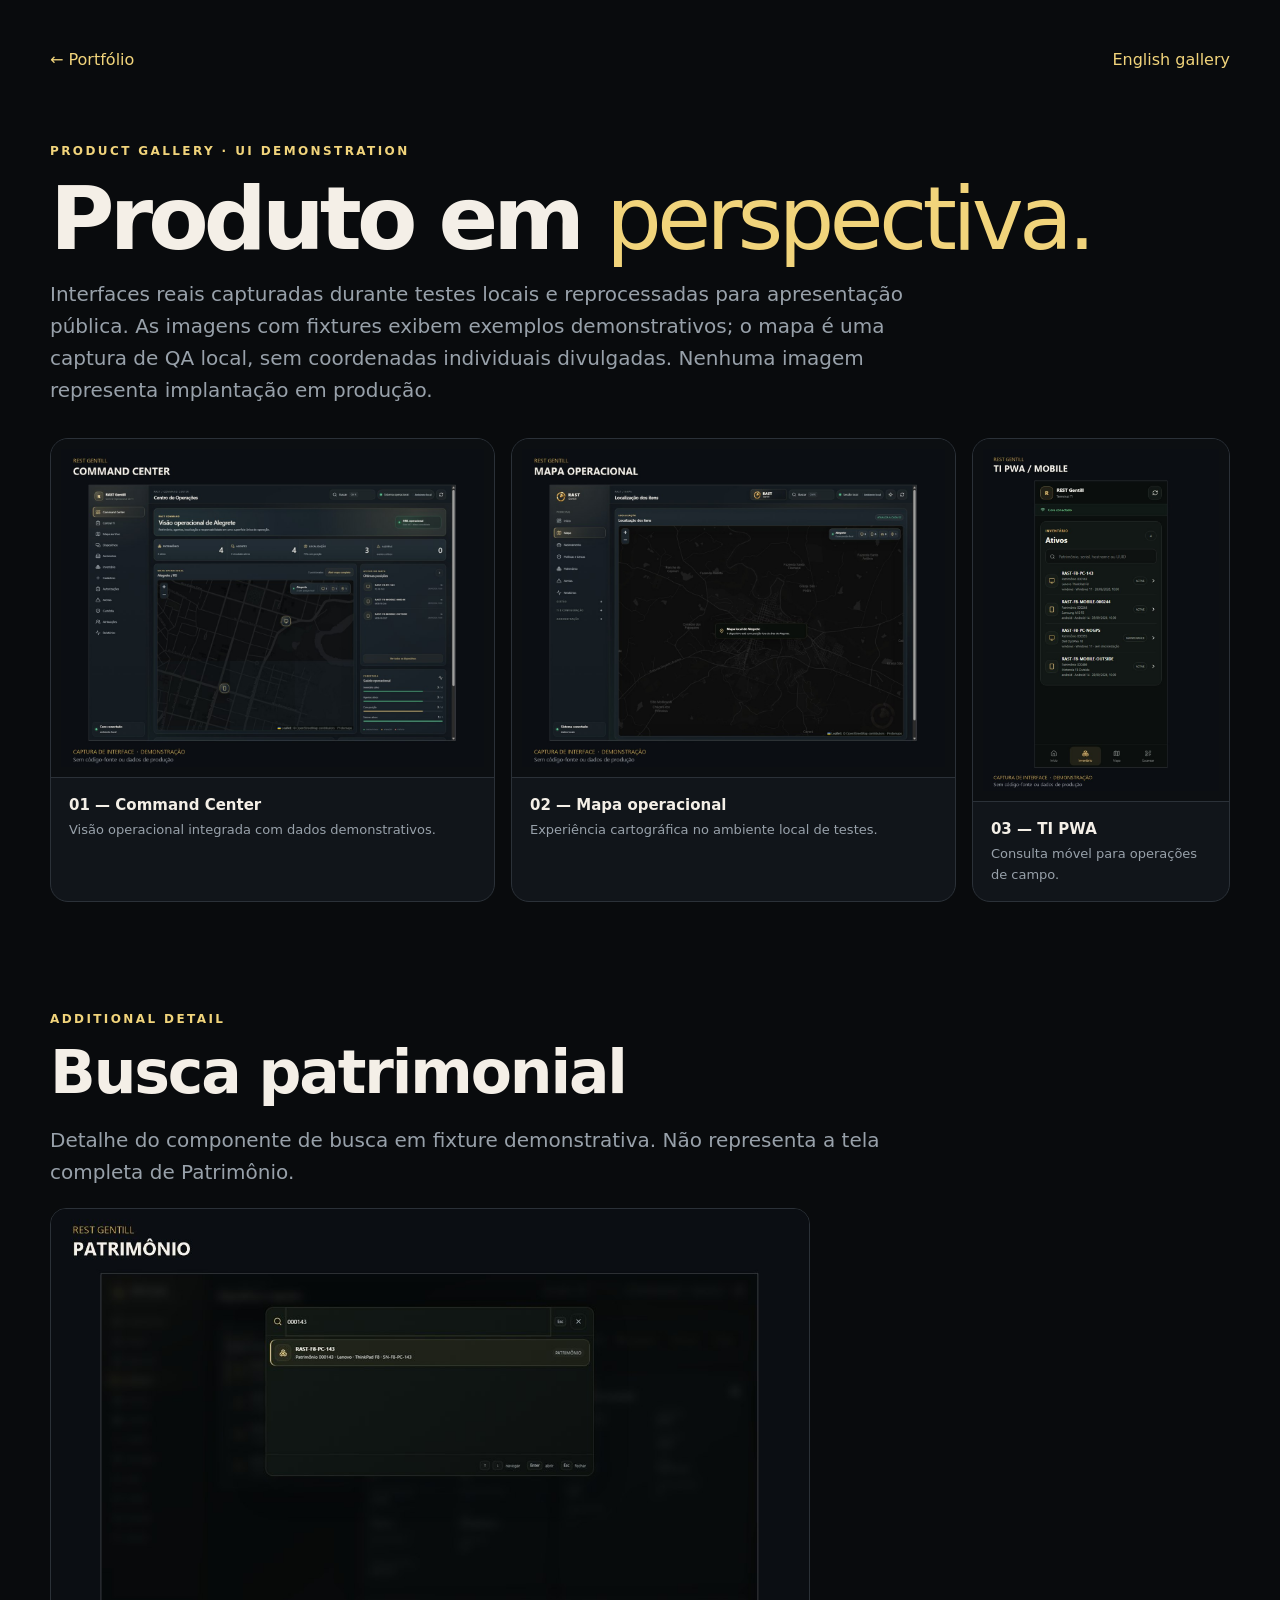
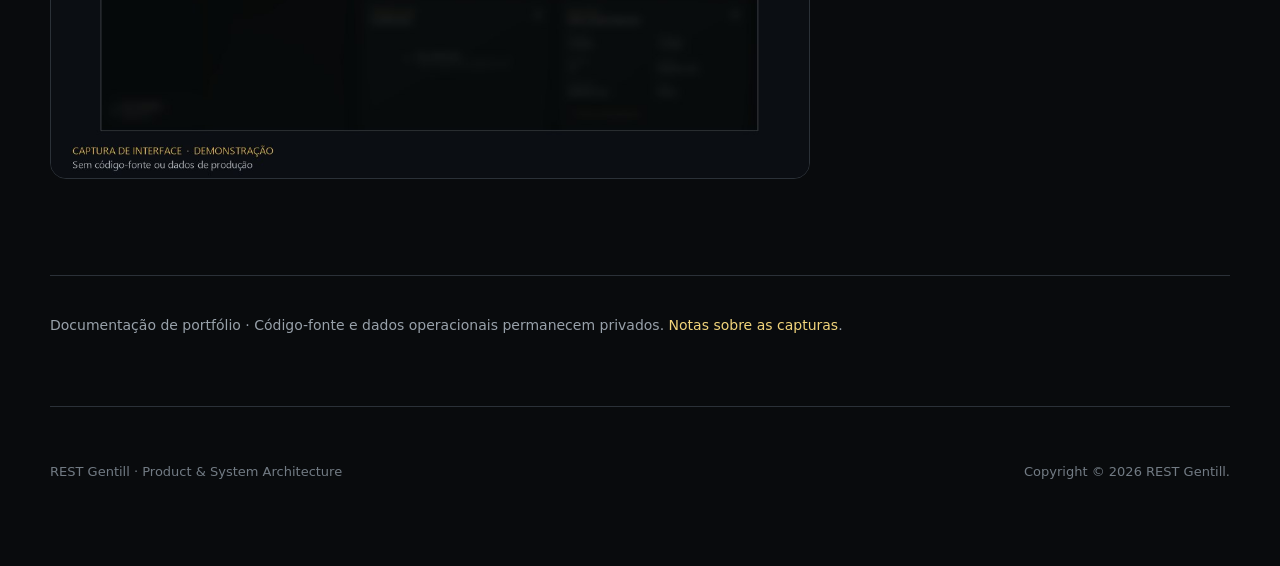
<file: docs/gallery.html>
<!doctype html>
<html lang="pt-BR">
<head>
<meta charset="utf-8">
<meta name="viewport" content="width=device-width,initial-scale=1">
<meta name="theme-color" content="#0b0d10">
<meta name="description" content="Galeria pública de interfaces do REST Gentill: Command Center, mapa, patrimônio e PWA de TI.">
<title>REST Gentill — Product Gallery</title>
<link rel="icon" href="./favicon.svg" type="image/svg+xml">
<link rel="stylesheet" href="./portfolio.css">
</head>
<body>
<main class="gallery-page">
  <nav class="gallery-nav"><a href="./index.html">← Portfólio</a><a href="./gallery.en.html" lang="en">English gallery</a></nav>
  <p class="section-label">PRODUCT GALLERY · UI DEMONSTRATION</p>
  <h1>Produto em <span>perspectiva.</span></h1>
  <p class="wide">Interfaces reais capturadas durante testes locais e reprocessadas para apresentação pública. As imagens com fixtures exibem exemplos demonstrativos; o mapa é uma captura de QA local, sem coordenadas individuais divulgadas. Nenhuma imagem representa implantação em produção.</p>
  <div class="gallery-showcase">
    <figure class="gallery-tile"><a href="./public/assets/gallery/01-command-center.jpg"><img src="./public/assets/gallery/01-command-center.jpg" alt="Command Center com visão geral de patrimônio, agentes, mapa e indicadores demonstrativos" loading="lazy"></a><figcaption><strong>01 — Command Center</strong><span>Visão operacional integrada com dados demonstrativos.</span></figcaption></figure>
    <figure class="gallery-tile"><a href="./public/assets/gallery/03-mapa.jpg"><img src="./public/assets/gallery/03-mapa.jpg" alt="Mapa operacional do REST Gentill em ambiente local de QA" loading="lazy"></a><figcaption><strong>02 — Mapa operacional</strong><span>Experiência cartográfica no ambiente local de testes.</span></figcaption></figure>
    <figure class="gallery-tile mobile"><a href="./public/assets/gallery/04-pwa-mobile.jpg"><img src="./public/assets/gallery/04-pwa-mobile.jpg" alt="PWA da equipe de TI exibindo inventário de dispositivos demonstrativos" loading="lazy"></a><figcaption><strong>03 — TI PWA</strong><span>Consulta móvel para operações de campo.</span></figcaption></figure>
  </div>
  <section class="gallery-extra">
    <p class="section-label">ADDITIONAL DETAIL</p>
    <h2>Busca patrimonial</h2>
    <p class="wide">Detalhe do componente de busca em fixture demonstrativa. Não representa a tela completa de Patrimônio.</p>
    <a href="./public/assets/gallery/02-patrimonio.jpg"><img src="./public/assets/gallery/02-patrimonio.jpg" loading="lazy" alt="Componente demonstrativo de busca patrimonial"></a>
  </section>
  <p class="gallery-note">Documentação de portfólio · Código-fonte e dados operacionais permanecem privados. <a href="https://github.com/viniciusvilaverd-22/GENTILL-RAST/blob/main/docs/public/GALLERY.md">Notas sobre as capturas</a>.</p>
</main>
<footer><p>REST Gentill · Product &amp; System Architecture</p><p>Copyright © 2026 REST Gentill.</p></footer>
</body>
</html>
</file>
<file: docs/portfolio.css>
:root{
  --bg:#090b0d;--panel:#11151a;--panel2:#161b20;--line:#2b3138;
  --text:#f4efe7;--muted:#98a1aa;--gold:#d4a84a;--gold2:#f1d47b;
  --max:1180px
}
*{box-sizing:border-box}
html{scroll-behavior:smooth}
body{margin:0;background:var(--bg);color:var(--text);font-family:Inter,ui-sans-serif,system-ui,-apple-system,BlinkMacSystemFont,"Segoe UI",sans-serif;line-height:1.6}
a{color:inherit;text-decoration:none}
.hero{min-height:720px;display:flex;align-items:center;padding:64px 32px;border-bottom:1px solid var(--line);background:
radial-gradient(circle at 78% 18%,rgba(212,168,74,.14),transparent 28%),
linear-gradient(135deg,#090b0d,#11151a 60%,#171b20)}
.hero-grid{width:min(var(--max),100%);margin:auto;display:grid;grid-template-columns:1.1fr .9fr;gap:64px;align-items:center}
.eyebrow,.section-label{font-size:12px;letter-spacing:.2em;color:var(--gold2);font-weight:800}
h1{font-size:clamp(64px,9vw,128px);line-height:.9;margin:18px 0 20px;letter-spacing:-.055em}
h1 span{font-weight:300;color:var(--gold2)}
.lead{font-size:clamp(22px,3vw,34px);margin:0 0 18px;color:#d5d0c9}
.summary{font-size:19px;color:var(--muted);max-width:760px}
.chips,.stack{display:flex;flex-wrap:wrap;gap:10px;margin-top:28px}
.chips span,.stack span{border:1px solid #3a424b;background:#171c21;border-radius:999px;padding:8px 14px;font-size:13px;font-weight:700;color:#d8dde1}
.chips .gold{border-color:#8c6b2c;color:var(--gold2)}
.actions{display:flex;gap:14px;flex-wrap:wrap;margin-top:32px}
.actions a{border:1px solid #444c55;border-radius:10px;padding:12px 18px;font-weight:700}
.actions .primary{background:var(--gold2);color:#121212;border-color:var(--gold2)}
.mark img{width:100%;filter:drop-shadow(0 30px 80px rgba(212,168,74,.11))}
main{width:min(var(--max),calc(100% - 48px));margin:auto}
section{padding:96px 0;border-bottom:1px solid var(--line)}
.metrics{display:grid;grid-template-columns:repeat(4,1fr);gap:14px;padding:34px 0}
.metrics article{border:1px solid var(--line);background:var(--panel);border-radius:16px;padding:24px}
.metrics strong{display:block;font-size:38px;color:var(--gold2)}
.metrics span{color:var(--muted);font-size:14px}
h2{font-size:clamp(34px,5vw,60px);line-height:1.06;letter-spacing:-.035em;margin:10px 0 20px;max-width:900px}
.wide{font-size:20px;color:var(--muted);max-width:860px}
.principle{margin-top:36px;border-left:3px solid var(--gold);padding:18px 22px;background:#12161b;font:700 19px ui-monospace,SFMono-Regular,Menlo,monospace;color:var(--gold2)}
.dark-card{margin-top:30px;padding:70px;border:1px solid var(--line);background:var(--panel);border-radius:24px}
.architecture{display:block;width:100%;margin-top:36px}
.grid{display:grid;gap:16px;margin-top:36px}
.grid.three{grid-template-columns:repeat(3,1fr)}
.grid.two{grid-template-columns:repeat(2,1fr)}
.grid article,.links a{border:1px solid var(--line);background:var(--panel);border-radius:16px;padding:24px}
.grid h3{margin:0 0 10px;font-size:20px}
.grid p{margin:0;color:var(--muted)}
.role{display:grid;grid-template-columns:.8fr 1.2fr;gap:60px;align-items:start}
.role-title{color:var(--gold2);font-size:20px}
.role ul{margin:12px 0 0;padding-left:22px;color:#c0c6cc}
.role li{margin:8px 0}
.stack span{font-size:14px;padding:10px 16px}
.links a{display:flex;flex-direction:column;transition:.18s ease}
.links a:hover{transform:translateY(-3px);border-color:#806426}
.links strong{font-size:18px;color:var(--gold2)}
.links span{font-size:14px;color:var(--muted);margin-top:4px}
footer{width:min(var(--max),calc(100% - 48px));margin:auto;padding:42px 0 70px;color:#727b84;font-size:13px;display:flex;justify-content:space-between;gap:20px;border-top:1px solid var(--line)}
@media(max-width:900px){
  .hero{min-height:auto;padding-top:48px}.hero-grid,.role{grid-template-columns:1fr}.mark{order:-1;max-width:520px}
  .metrics{grid-template-columns:repeat(2,1fr)}.grid.three,.grid.two{grid-template-columns:1fr}.dark-card{padding:32px}
}
@media(max-width:560px){
  .hero{padding:34px 20px 54px}.hero-grid{gap:28px}main{width:min(100% - 32px,var(--max))}
  .metrics{grid-template-columns:1fr 1fr}.metrics article{padding:18px}section{padding:68px 0}
  footer{width:calc(100% - 32px);flex-direction:column}
}

/* Public product gallery */
.gallery-section{padding-top:72px}
.gallery-showcase{display:grid;grid-template-columns:1fr 1fr .58fr;gap:16px;align-items:stretch;margin-top:32px}
.gallery-tile{margin:0;background:var(--panel);border:1px solid var(--line);border-radius:18px;overflow:hidden;min-width:0}
.gallery-tile>a{display:flex;align-items:center;justify-content:center;min-height:200px;max-height:390px;padding:10px;background:#0c0f12}
.gallery-tile img{display:block;max-width:100%;width:100%;height:auto;max-height:355px;object-fit:contain;transition:transform .18s ease}
.gallery-tile>a:hover img{transform:scale(1.015)}
.gallery-tile figcaption{display:flex;flex-direction:column;gap:3px;padding:15px 18px;border-top:1px solid var(--line)}
.gallery-tile strong{color:var(--text);font-size:15px}
.gallery-tile figcaption span{color:var(--muted);font-size:13px}
.gallery-link{display:inline-block;margin-top:20px;color:var(--gold2);font-weight:750}
.gallery-link:hover{text-decoration:underline}
.gallery-page{padding-top:38px}
.gallery-page .gallery-nav{display:flex;justify-content:space-between;gap:16px;margin-bottom:60px;color:var(--gold2)}
.gallery-page h1{font-size:clamp(44px,7vw,88px)}
.gallery-page h1 span{font-weight:300;color:var(--gold2)}
.gallery-page .gallery-tile.mobile>a img{max-height:355px}
.gallery-extra img{max-width:760px;width:100%;height:auto;display:block;border:1px solid var(--line);border-radius:16px}
.gallery-note{max-width:900px;color:var(--muted);font-size:14px;margin:38px 0 70px}
.gallery-note a{color:var(--gold2)}
@media(max-width:900px){
 .gallery-showcase{grid-template-columns:1fr 1fr}
 .gallery-tile.mobile{grid-column:1 / -1}
 .gallery-tile.mobile>a img{max-width:330px}
}
@media(max-width:600px){
 .gallery-showcase{grid-template-columns:1fr}
 .gallery-tile.mobile{grid-column:auto}
 .gallery-page{padding-top:25px}
 .gallery-page .gallery-nav{margin-bottom:35px}
}

/* P7 RC1 — responsive portfolio cover and editorial intro */
.portfolio-cover{width:min(var(--max),calc(100% - 48px));margin:32px auto 0;border:1px solid var(--line);border-radius:20px;overflow:hidden;background:var(--panel)}
.portfolio-cover img{display:block;width:100%;height:auto;aspect-ratio:2/1;object-fit:contain}
.hero{min-height:0;padding:54px 32px 72px}
.hero-grid.portfolio-hero-copy{display:grid;grid-template-columns:minmax(0,1fr);gap:0;max-width:980px}
.hero-grid.portfolio-hero-copy h1{font-size:clamp(50px,7.5vw,92px)}
.lang{display:inline-flex;gap:10px;align-items:center;font-size:14px;margin-bottom:18px}
.lang a{color:var(--gold2);text-decoration:underline;text-underline-offset:3px}
@media(max-width:900px){.portfolio-cover{width:calc(100% - 32px);margin-top:16px}.hero{padding:36px 20px 58px}}
@media(max-width:560px){.portfolio-cover{border-radius:12px}.hero-grid.portfolio-hero-copy h1{font-size:clamp(46px,12vw,66px)}}

/* P7 RC1 — mobile wrapping, keyboard access and motion preferences */
.principle{overflow-wrap:anywhere;white-space:normal}
a:focus-visible{outline:3px solid var(--gold2);outline-offset:4px;border-radius:4px}
.gallery-nav a,.lang a{min-height:44px;display:inline-flex;align-items:center}
.actions a{min-height:44px;display:inline-flex;align-items:center;justify-content:center}
@media(max-width:560px){
 .dark-card{padding:24px}
 .principle{font-size:clamp(12px,3.7vw,18px);padding:15px}
 .metrics strong{font-size:clamp(26px,8vw,38px)}
 .metrics article{min-width:0}
 .summary,.wide{font-size:17px}
 .stack span,.chips span{max-width:100%}
}
@media(prefers-reduced-motion:reduce){
 html{scroll-behavior:auto}
 .gallery-tile img,.links a{transition:none}
 .gallery-tile>a:hover img,.links a:hover{transform:none}
}
</file>
